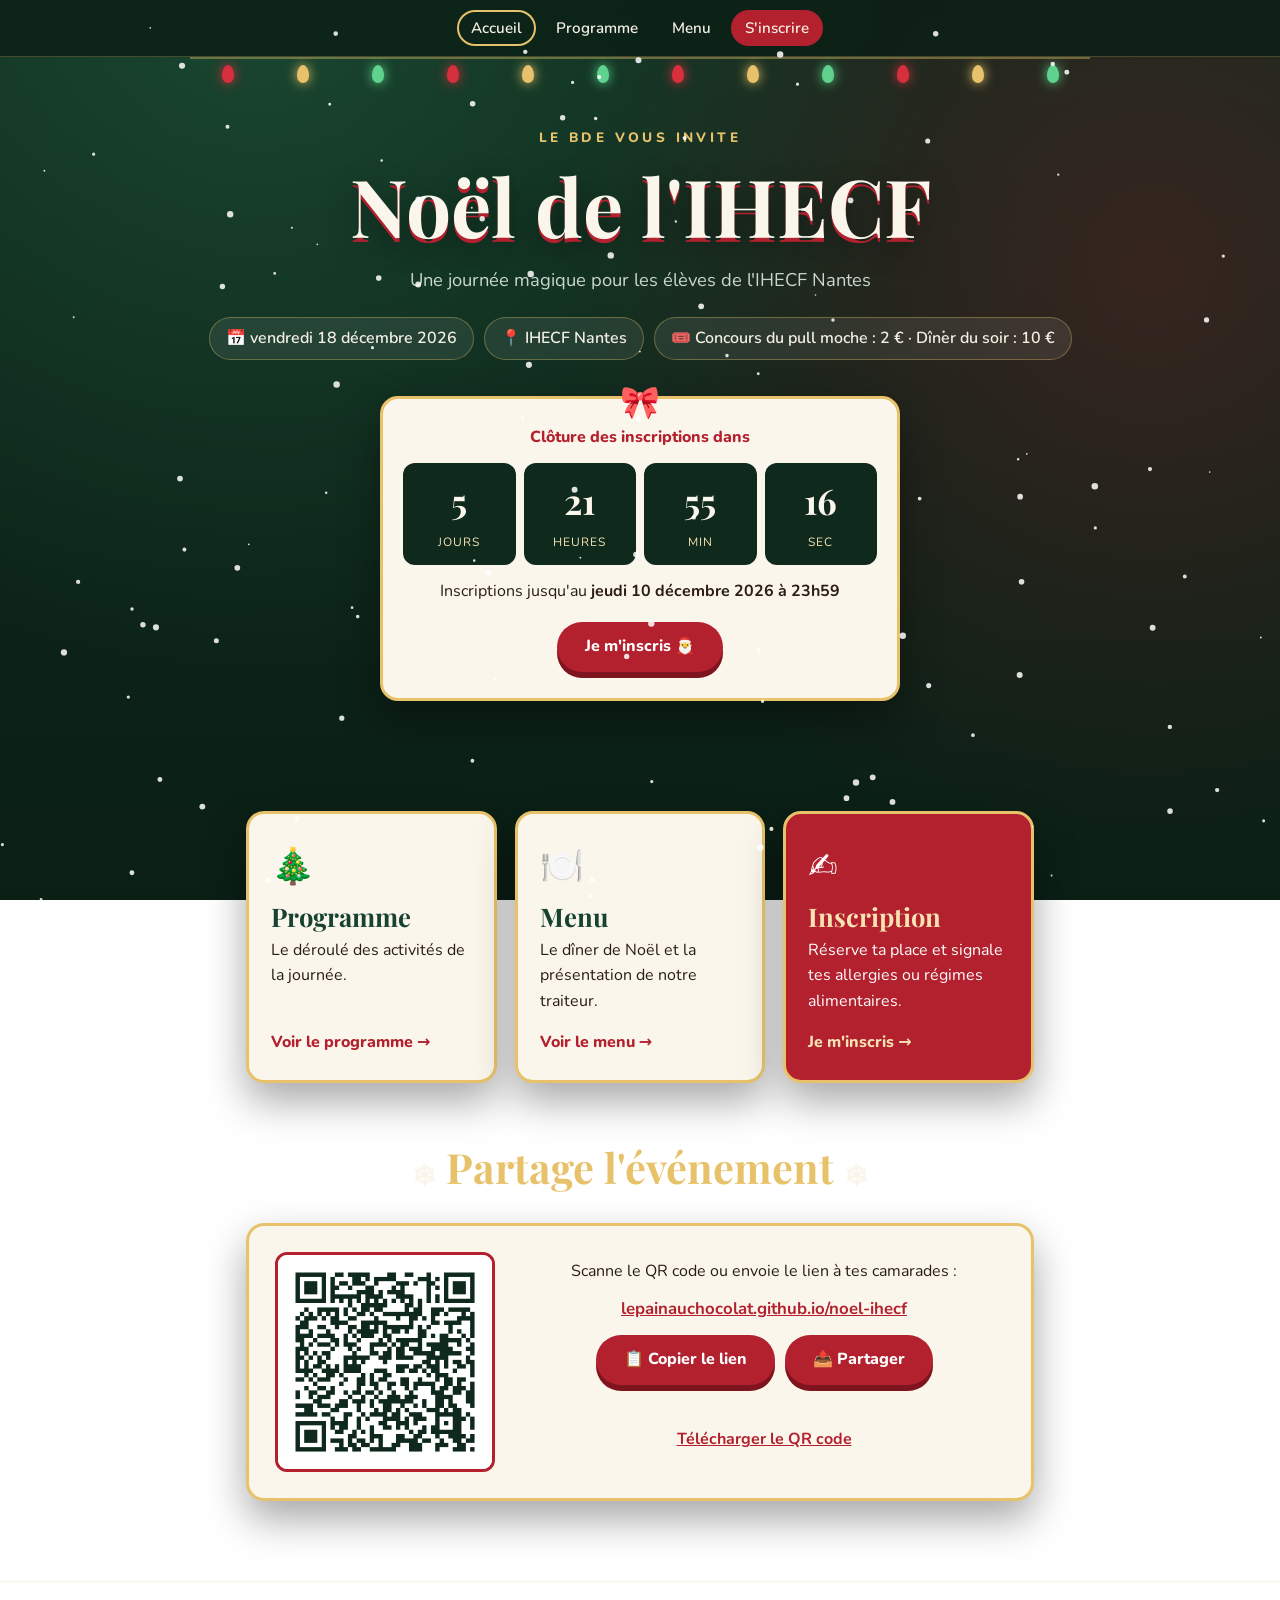
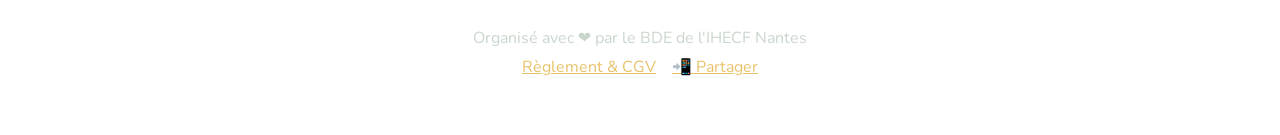
<file: index.html>
<!doctype html>
<html lang="fr">
<head>
  <meta charset="utf-8">
  <meta name="viewport" content="width=device-width, initial-scale=1">
  <meta name="robots" content="noindex, nofollow">
  <title>Noël de l'IHECF</title>
  <meta name="description" content="Programme, menu et inscription à la journée de Noël des élèves de l'IHECF Nantes.">
  <meta name="theme-color" content="#0f2a1d">
  <link rel="icon" href="data:image/svg+xml,<svg xmlns='http://www.w3.org/2000/svg' viewBox='0 0 100 100'><text y='.9em' font-size='90'>🎄</text></svg>">
  <link rel="preconnect" href="https://fonts.googleapis.com">
  <link rel="preconnect" href="https://fonts.gstatic.com" crossorigin>
  <link href="https://fonts.googleapis.com/css2?family=Playfair+Display:ital,wght@0,600;0,800;1,600&family=Nunito:wght@400;600;800&display=swap" rel="stylesheet">
  <link rel="stylesheet" href="css/style.css?v=202611181500">
</head>
<body data-page="accueil">
  <canvas id="snow" aria-hidden="true"></canvas>

  <nav class="nav">
    <a href="index.html" data-nav="accueil">Accueil</a>
    <a href="programme.html" data-nav="programme">Programme</a>
    <a href="menu.html" data-nav="menu">Menu</a>
    <a href="inscription.html" data-nav="inscription" class="nav-cta">S'inscrire</a>
  </nav>

  <header class="hero">
    <div class="garland" aria-hidden="true">
      <span></span><span></span><span></span><span></span><span></span><span></span><span></span><span></span><span></span><span></span><span></span><span></span>
    </div>
    <p class="hero-kicker">Le BDE vous invite</p>
    <h1 data-bind="nomEvenement">Noël de l'IHECF</h1>
    <p class="hero-sub" data-bind="sousTitre"></p>
    <div class="hero-meta">
      <span class="pill">📅 <span data-bind="dateEvenement"></span></span>
      <span class="pill">📍 <span data-bind="lieu"></span></span>
      <span class="pill">🎟️ <span data-bind="prix"></span></span>
    </div>

    <div class="countdown-card">
      <p class="countdown-label" id="countdown-label">Clôture des inscriptions dans</p>
      <div class="countdown" id="countdown">
        <div><strong data-cd="j">--</strong><span>jours</span></div>
        <div><strong data-cd="h">--</strong><span>heures</span></div>
        <div><strong data-cd="m">--</strong><span>min</span></div>
        <div><strong data-cd="s">--</strong><span>sec</span></div>
      </div>
      <p class="deadline">Inscriptions jusqu'au <strong data-bind="dateLimiteInscription"></strong></p>
      <a href="inscription.html" class="btn" data-signup>Je m'inscris 🎅</a>
    </div>
  </header>

  <main class="section">
    <div class="cards">
      <a class="card" href="programme.html">
        <span class="card-icon" aria-hidden="true">🎄</span>
        <h2>Programme</h2>
        <p>Le déroulé des activités de la journée.</p>
        <span class="card-link">Voir le programme →</span>
      </a>
      <a class="card" href="menu.html">
        <span class="card-icon" aria-hidden="true">🍽️</span>
        <h2>Menu</h2>
        <p>Le dîner de Noël et la présentation de notre traiteur.</p>
        <span class="card-link">Voir le menu →</span>
      </a>
      <a class="card card-red" href="inscription.html" data-signup>
        <span class="card-icon" aria-hidden="true">✍️</span>
        <h2>Inscription</h2>
        <p>Réserve ta place et signale tes allergies ou régimes alimentaires.</p>
        <span class="card-link">Je m'inscris →</span>
      </a>
    </div>

    <section id="partager" class="share">
      <h2><span aria-hidden="true">❄</span> Partage l'événement <span aria-hidden="true">❄</span></h2>
      <div class="share-card">
        <img src="images/qrcode.png" alt="QR code vers le site de l'événement" width="220" height="220">
        <div class="share-body">
          <p>Scanne le QR code ou envoie le lien à tes camarades :</p>
          <p class="share-url"><a id="share-url" href="#"></a></p>
          <div class="share-actions">
            <button type="button" class="btn" id="copy-link">📋 Copier le lien</button>
            <button type="button" class="btn" id="native-share" hidden>📤 Partager</button>
          </div>
          <p class="share-feedback" id="share-feedback" role="status"></p>
          <p><a href="images/qrcode.png" download="qrcode-noel-ihecf.png">Télécharger le QR code</a></p>
        </div>
      </div>
    </section>
  </main>

  <footer class="footer">
    <p>Organisé avec ❤️ par le BDE de l'IHECF Nantes</p>
    <p class="footer-links"><a href="reglement.html">Règlement &amp; CGV</a><a href="index.html#partager">📲 Partager</a><span id="contact-links"></span></p>
  </footer>

  <script src="js/config.js?v=202611181500"></script>
  <script src="js/main.js?v=202611181500"></script>
</body>
</html>
</file>
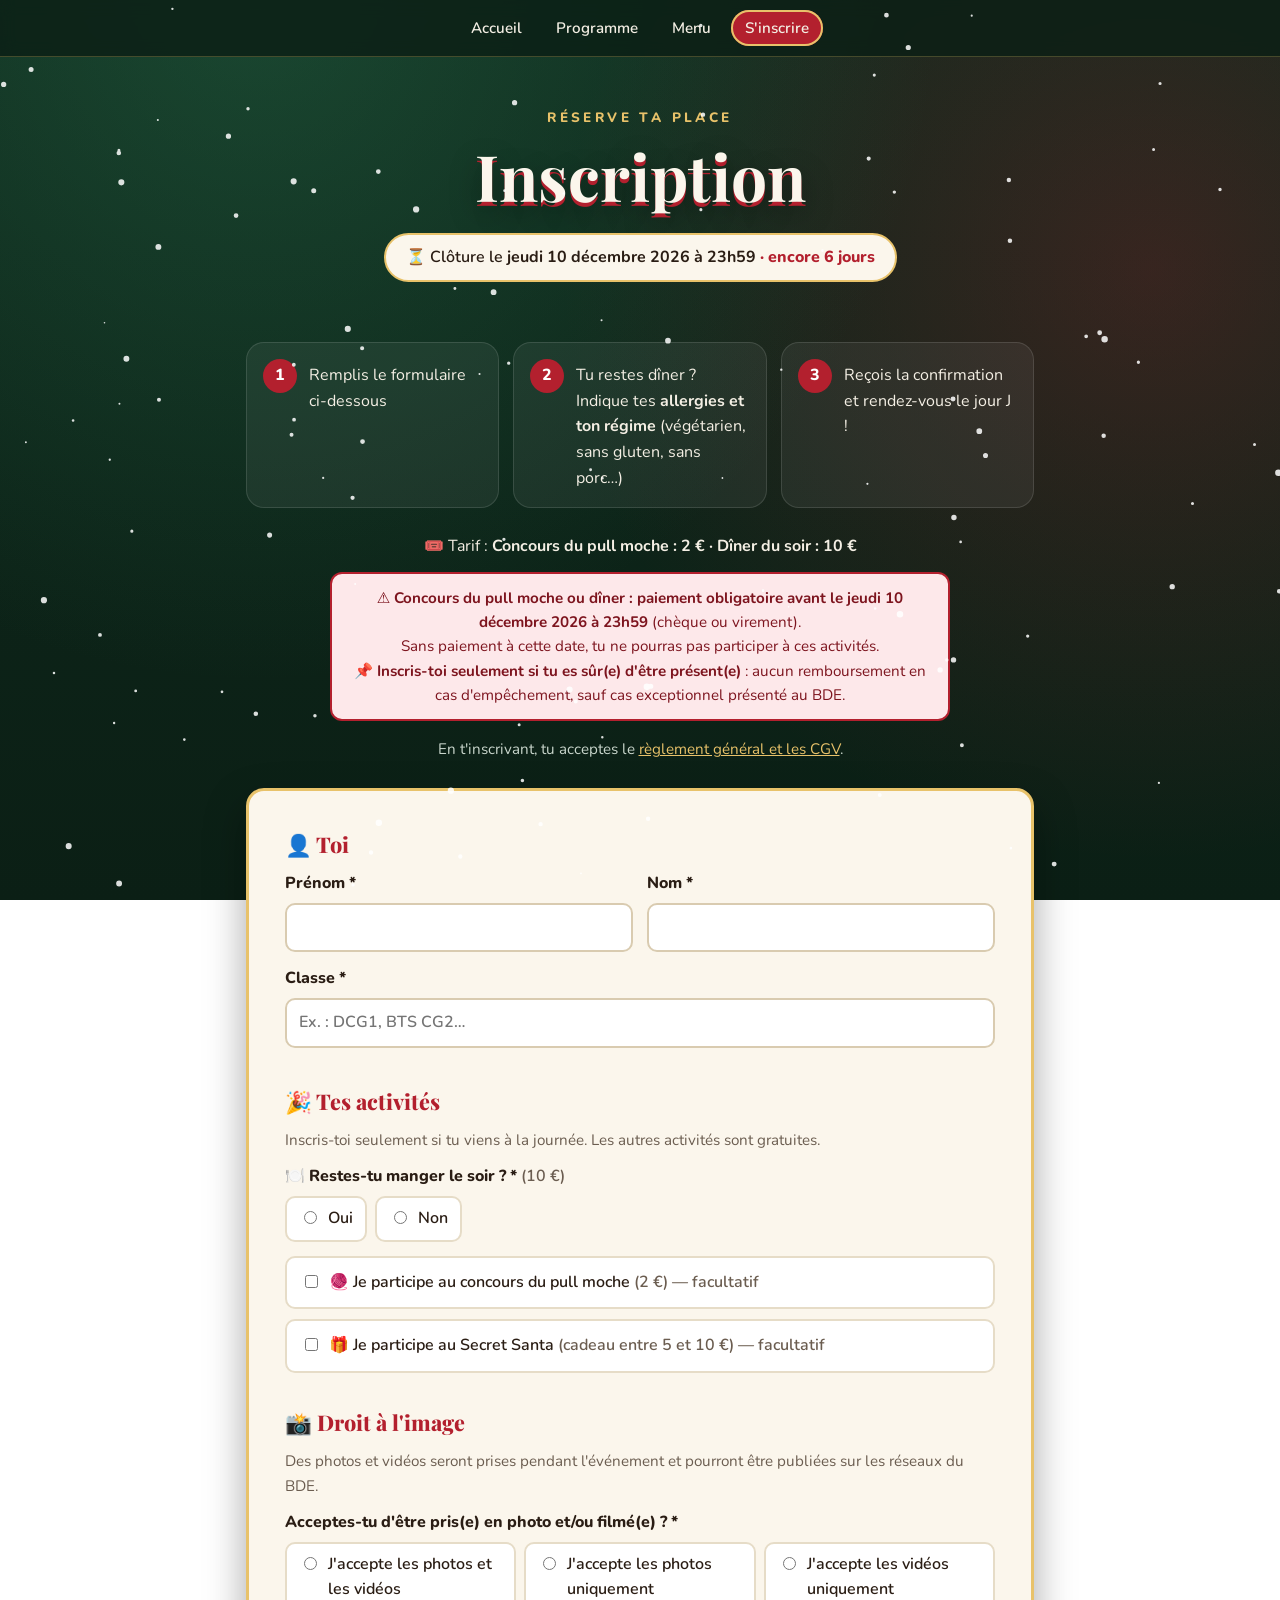
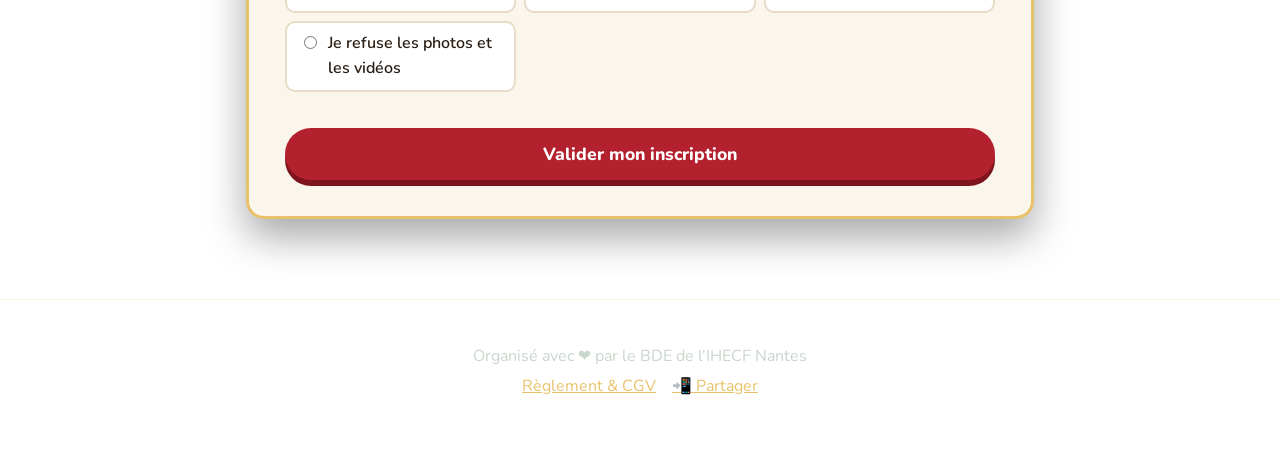
<file: inscription.html>
<!doctype html>
<html lang="fr">
<head>
  <meta charset="utf-8">
  <meta name="viewport" content="width=device-width, initial-scale=1">
  <meta name="robots" content="noindex, nofollow">
  <title>Inscription · Noël IHECF</title>
  <meta name="description" content="Inscription à la journée et au dîner de Noël de l'IHECF Nantes.">
  <meta name="theme-color" content="#0f2a1d">
  <link rel="icon" href="data:image/svg+xml,<svg xmlns='http://www.w3.org/2000/svg' viewBox='0 0 100 100'><text y='.9em' font-size='90'>🎄</text></svg>">
  <link rel="preconnect" href="https://fonts.googleapis.com">
  <link rel="preconnect" href="https://fonts.gstatic.com" crossorigin>
  <link href="https://fonts.googleapis.com/css2?family=Playfair+Display:ital,wght@0,600;0,800;1,600&family=Nunito:wght@400;600;800&display=swap" rel="stylesheet">
  <link rel="stylesheet" href="css/style.css?v=202611181500">
</head>
<body data-page="inscription">
  <canvas id="snow" aria-hidden="true"></canvas>

  <nav class="nav">
    <a href="index.html" data-nav="accueil">Accueil</a>
    <a href="programme.html" data-nav="programme">Programme</a>
    <a href="menu.html" data-nav="menu">Menu</a>
    <a href="inscription.html" data-nav="inscription" class="nav-cta">S'inscrire</a>
  </nav>

  <header class="page-head">
    <p class="hero-kicker">Réserve ta place</p>
    <h1>Inscription</h1>
    <p class="deadline-banner" id="deadline-banner">
      ⏳ Clôture le <strong data-bind="dateLimiteInscription"></strong>
      <span class="deadline-left" id="deadline-left"></span>
    </p>
  </header>

  <main class="section">
    <div class="steps">
      <div class="step"><span>1</span><p>Remplis le formulaire ci-dessous</p></div>
      <div class="step"><span>2</span><p>Tu restes dîner ? Indique tes <strong>allergies et ton régime</strong> (végétarien, sans gluten, sans porc…)</p></div>
      <div class="step"><span>3</span><p>Reçois la confirmation et rendez-vous le jour J !</p></div>
    </div>

    <p class="lead">🎟️ Tarif : <strong data-bind="prix"></strong></p>
    <p class="pay-warning">⚠️ <strong>Concours du pull moche ou dîner : paiement obligatoire avant le <span data-bind="dateLimitePaiement"></span></strong> (chèque ou virement).<br>Sans paiement à cette date, tu ne pourras pas participer à ces activités.<br>📌 <strong>Inscris-toi seulement si tu es sûr(e) d'être présent(e)</strong> : aucun remboursement en cas d'empêchement, sauf cas exceptionnel présenté au BDE.</p>
    <p class="lead small">
      En t'inscrivant, tu acceptes le <a href="reglement.html">règlement général et les CGV</a>.
    </p>

    <div id="form-site" class="form-wrap" hidden>
      <form id="signup-form" class="signup" novalidate>
        <fieldset>
          <legend>👤 Toi</legend>
          <div class="field-row">
            <label class="field">Prénom *<input name="prenom" required maxlength="60" autocomplete="given-name"></label>
            <label class="field">Nom *<input name="nom" required maxlength="60" autocomplete="family-name"></label>
          </div>
          <label class="field">Classe *<input name="classe" required maxlength="40" placeholder="Ex. : DCG1, BTS CG2…"></label>
        </fieldset>

        <fieldset>
          <legend>🎉 Tes activités</legend>
          <p class="hint">Inscris-toi seulement si tu viens à la journée. Les autres activités sont gratuites.</p>

          <div class="field">
            <span class="q">🍽️ Restes-tu manger le soir ? * <em data-price="diner"></em></span>
            <div class="choices">
              <label class="choice"><input type="radio" name="diner" value="Oui"> Oui</label>
              <label class="choice"><input type="radio" name="diner" value="Non"> Non</label>
            </div>
          </div>

          <div id="diet-block" class="sub" hidden>
            <div class="field" id="allergies-field">
              <span class="q">Allergies alimentaires * <small>(plusieurs réponses possibles)</small></span>
              <div class="choices grid" id="allergies-list"></div>
              <input class="other" name="allergies_autre" maxlength="200" placeholder="Autre allergie ou intolérance (facultatif)">
            </div>
            <div class="field" id="regimes-field">
              <span class="q">Régime alimentaire * <small>(plusieurs réponses possibles)</small></span>
              <div class="choices grid" id="regimes-list"></div>
              <input class="other" name="regime_autre" maxlength="200" placeholder="Autre régime (facultatif)">
            </div>
          </div>

          <label class="choice big"><input type="checkbox" name="pull" value="Oui"> <span>🧶 Je participe au concours du pull moche <em data-price="pull"></em> <em>— facultatif</em></span></label>
          <label class="choice big"><input type="checkbox" name="santa" value="Oui"> <span>🎁 Je participe au Secret Santa <em>(cadeau entre 5 et 10 €) — facultatif</em></span></label>
        </fieldset>

        <fieldset id="image-field">
          <legend>📸 Droit à l'image</legend>
          <p class="hint">Des photos et vidéos seront prises pendant l'événement et pourront être publiées sur les réseaux du BDE.</p>
          <div class="field">
            <span class="q">Acceptes-tu d'être pris(e) en photo et/ou filmé(e) ? *</span>
            <div class="choices grid">
              <label class="choice"><input type="radio" name="image" value="J&#39;accepte les photos et les vidéos"> <span>J'accepte les photos et les vidéos</span></label>
              <label class="choice"><input type="radio" name="image" value="J&#39;accepte les photos uniquement"> <span>J'accepte les photos uniquement</span></label>
              <label class="choice"><input type="radio" name="image" value="J&#39;accepte les vidéos uniquement"> <span>J'accepte les vidéos uniquement</span></label>
              <label class="choice"><input type="radio" name="image" value="Je refuse les photos et les vidéos"> <span>Je refuse les photos et les vidéos</span></label>
            </div>
          </div>
        </fieldset>

        <fieldset id="pay-block" hidden>
          <legend>💳 Paiement</legend>
          <p class="total">Total à payer : <strong id="total"></strong></p>
          <div class="field">
            <span class="q">Moyen de paiement *</span>
            <div class="choices">
              <label class="choice"><input type="radio" name="paiement" value="Chèque"> Chèque</label>
              <label class="choice"><input type="radio" name="paiement" value="Virement"> Virement</label>
            </div>
          </div>
        </fieldset>

        <input type="text" name="website" class="hp" tabindex="-1" autocomplete="off" aria-hidden="true">
        <p id="form-error" class="form-error" role="alert" hidden></p>
        <button class="btn" type="submit" id="submit-btn">Valider mon inscription</button>
      </form>

      <div id="signup-ok" class="signup-ok" hidden>
        <p class="big-emoji">🎄</p>
        <h2>Inscription enregistrée !</h2>
        <p id="signup-ok-text"></p>
      </div>
    </div>

    <div id="form-open" class="form-wrap" hidden>
      <iframe id="gform" title="Formulaire d'inscription" loading="lazy">Chargement…</iframe>
      <p class="form-fallback">
        Le formulaire ne s'affiche pas ? <a id="form-link" href="#" target="_blank" rel="noopener">Ouvre-le dans un nouvel onglet</a>.
      </p>
    </div>

    <div id="form-missing" class="notice" hidden>
      🛠️ Le formulaire d'inscription arrive très bientôt !
    </div>

    <div id="form-closed" class="notice" hidden>
      ⛄ Les inscriptions sont <strong>closes</strong>. Merci à tous, on se voit le jour J !
    </div>
  </main>

  <footer class="footer">
    <p>Organisé avec ❤️ par le BDE de l'IHECF Nantes</p>
    <p class="footer-links"><a href="reglement.html">Règlement &amp; CGV</a><a href="index.html#partager">📲 Partager</a><span id="contact-links"></span></p>
  </footer>

  <script src="js/config.js?v=202611181500"></script>
  <script src="js/main.js?v=202611181500"></script>
</body>
</html>
</file>
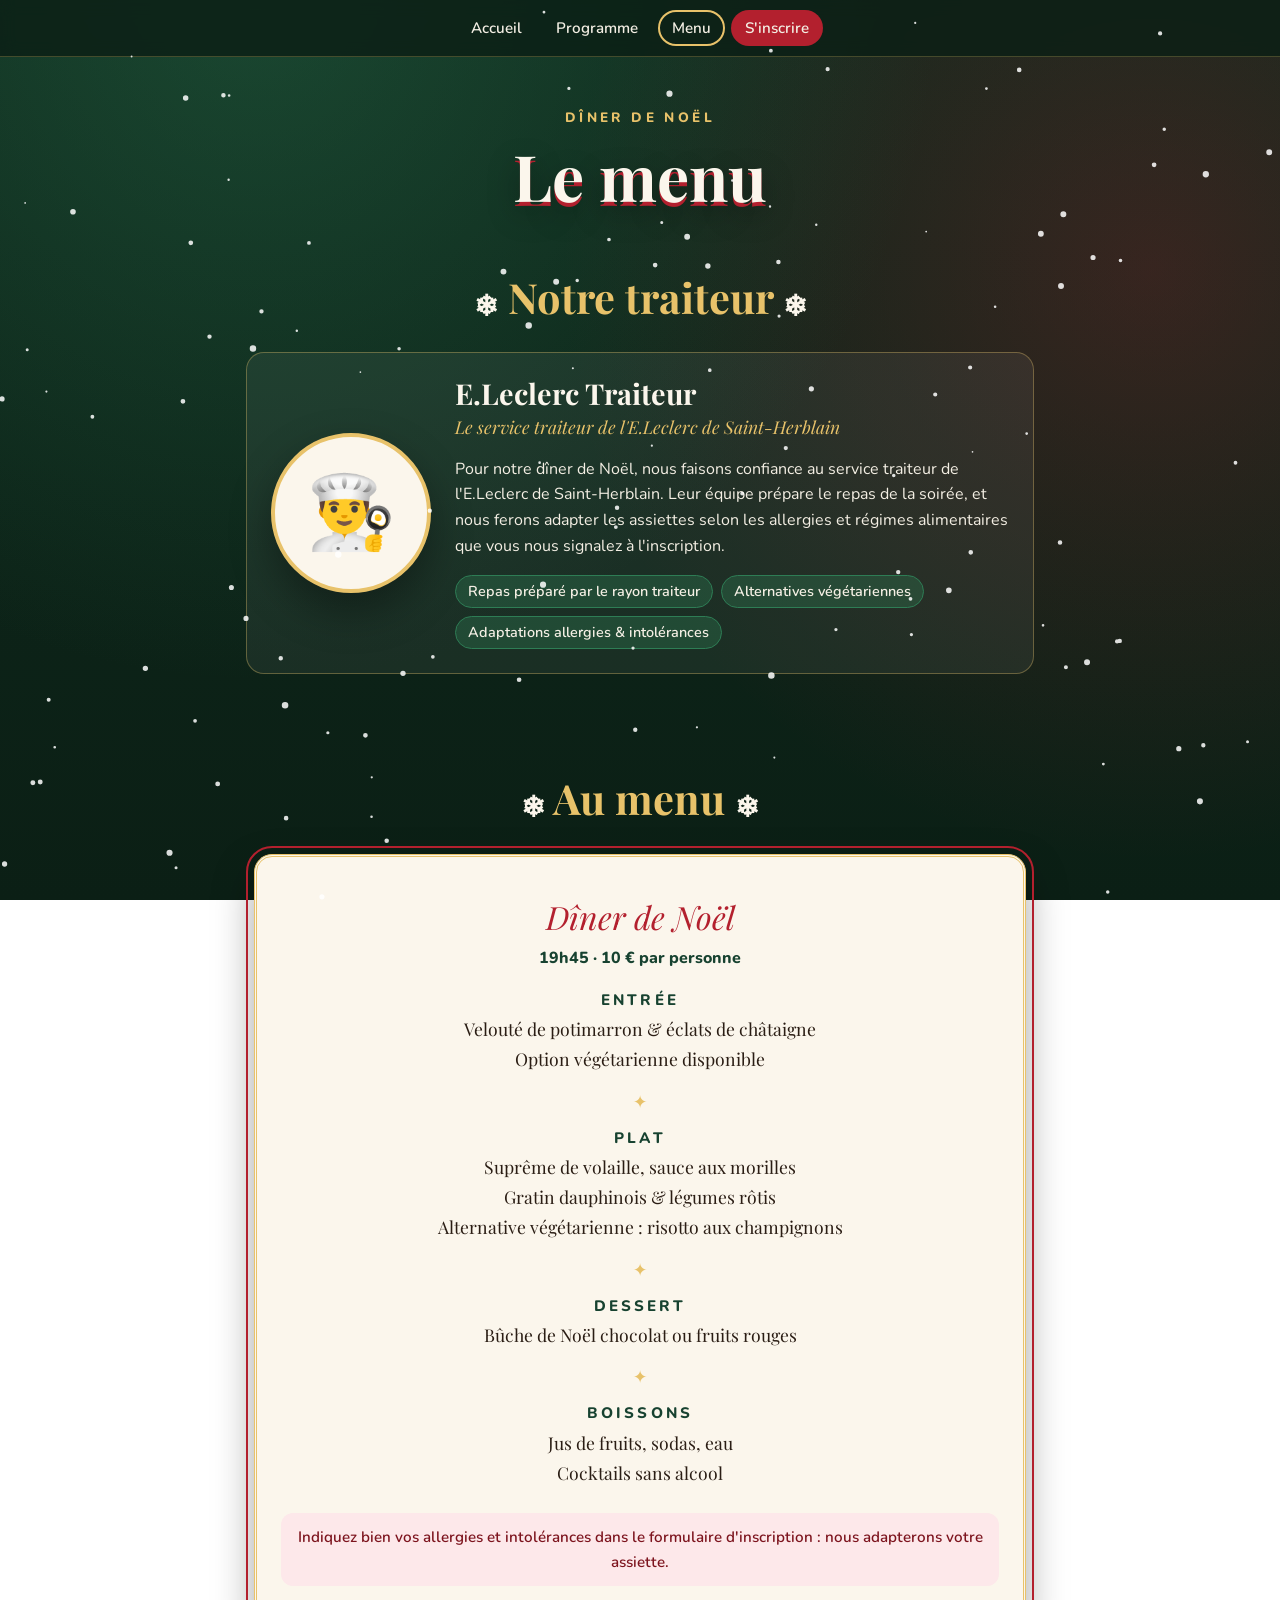
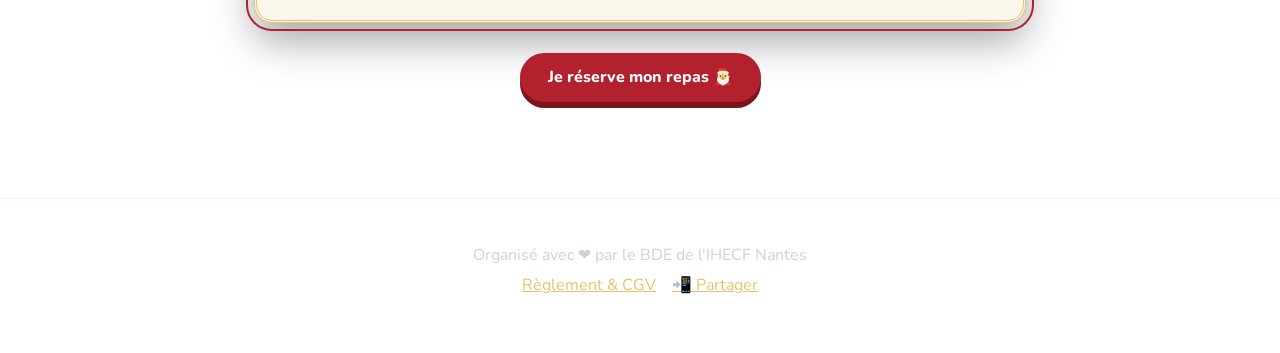
<file: menu.html>
<!doctype html>
<html lang="fr">
<head>
  <meta charset="utf-8">
  <meta name="viewport" content="width=device-width, initial-scale=1">
  <meta name="robots" content="noindex, nofollow">
  <title>Menu · Noël IHECF</title>
  <meta name="description" content="Menu du dîner de Noël de l'IHECF Nantes et présentation du traiteur.">
  <meta name="theme-color" content="#0f2a1d">
  <link rel="icon" href="data:image/svg+xml,<svg xmlns='http://www.w3.org/2000/svg' viewBox='0 0 100 100'><text y='.9em' font-size='90'>🎄</text></svg>">
  <link rel="preconnect" href="https://fonts.googleapis.com">
  <link rel="preconnect" href="https://fonts.gstatic.com" crossorigin>
  <link href="https://fonts.googleapis.com/css2?family=Playfair+Display:ital,wght@0,600;0,800;1,600&family=Nunito:wght@400;600;800&display=swap" rel="stylesheet">
  <link rel="stylesheet" href="css/style.css?v=202611181500">
</head>
<body data-page="menu">
  <canvas id="snow" aria-hidden="true"></canvas>

  <nav class="nav">
    <a href="index.html" data-nav="accueil">Accueil</a>
    <a href="programme.html" data-nav="programme">Programme</a>
    <a href="menu.html" data-nav="menu">Menu</a>
    <a href="inscription.html" data-nav="inscription" class="nav-cta">S'inscrire</a>
  </nav>

  <header class="page-head">
    <p class="hero-kicker">Dîner de Noël</p>
    <h1>Le menu</h1>
  </header>

  <main>
    <!-- Traiteur -->
    <section class="section">
      <h2><span aria-hidden="true">❄</span> Notre traiteur <span aria-hidden="true">❄</span></h2>
      <div class="caterer">
        <div class="caterer-photo" id="caterer-photo" aria-hidden="true">👨‍🍳</div>
        <div class="caterer-body">
          <h3 id="caterer-name"></h3>
          <p class="caterer-slogan" id="caterer-slogan"></p>
          <p id="caterer-desc"></p>
          <ul class="caterer-points" id="caterer-points"></ul>
          <p class="caterer-links" id="caterer-links"></p>
        </div>
      </div>
    </section>

    <!-- Menu -->
    <section class="section">
      <h2><span aria-hidden="true">❄</span> Au menu <span aria-hidden="true">❄</span></h2>
      <div class="menu-card">
        <div class="menu-head">
          <p class="menu-title">Dîner de Noël</p>
          <p class="menu-info" id="menu-info"></p>
        </div>
        <div id="menu-sections"></div>
        <p class="menu-note" id="menu-note"></p>
      </div>
      <p class="center-actions">
        <a href="inscription.html" class="btn" data-signup>Je réserve mon repas 🎅</a>
      </p>
    </section>
  </main>

  <footer class="footer">
    <p>Organisé avec ❤️ par le BDE de l'IHECF Nantes</p>
    <p class="footer-links"><a href="reglement.html">Règlement &amp; CGV</a><a href="index.html#partager">📲 Partager</a><span id="contact-links"></span></p>
  </footer>

  <script src="js/config.js?v=202611181500"></script>
  <script src="js/main.js?v=202611181500"></script>
</body>
</html>
</file>
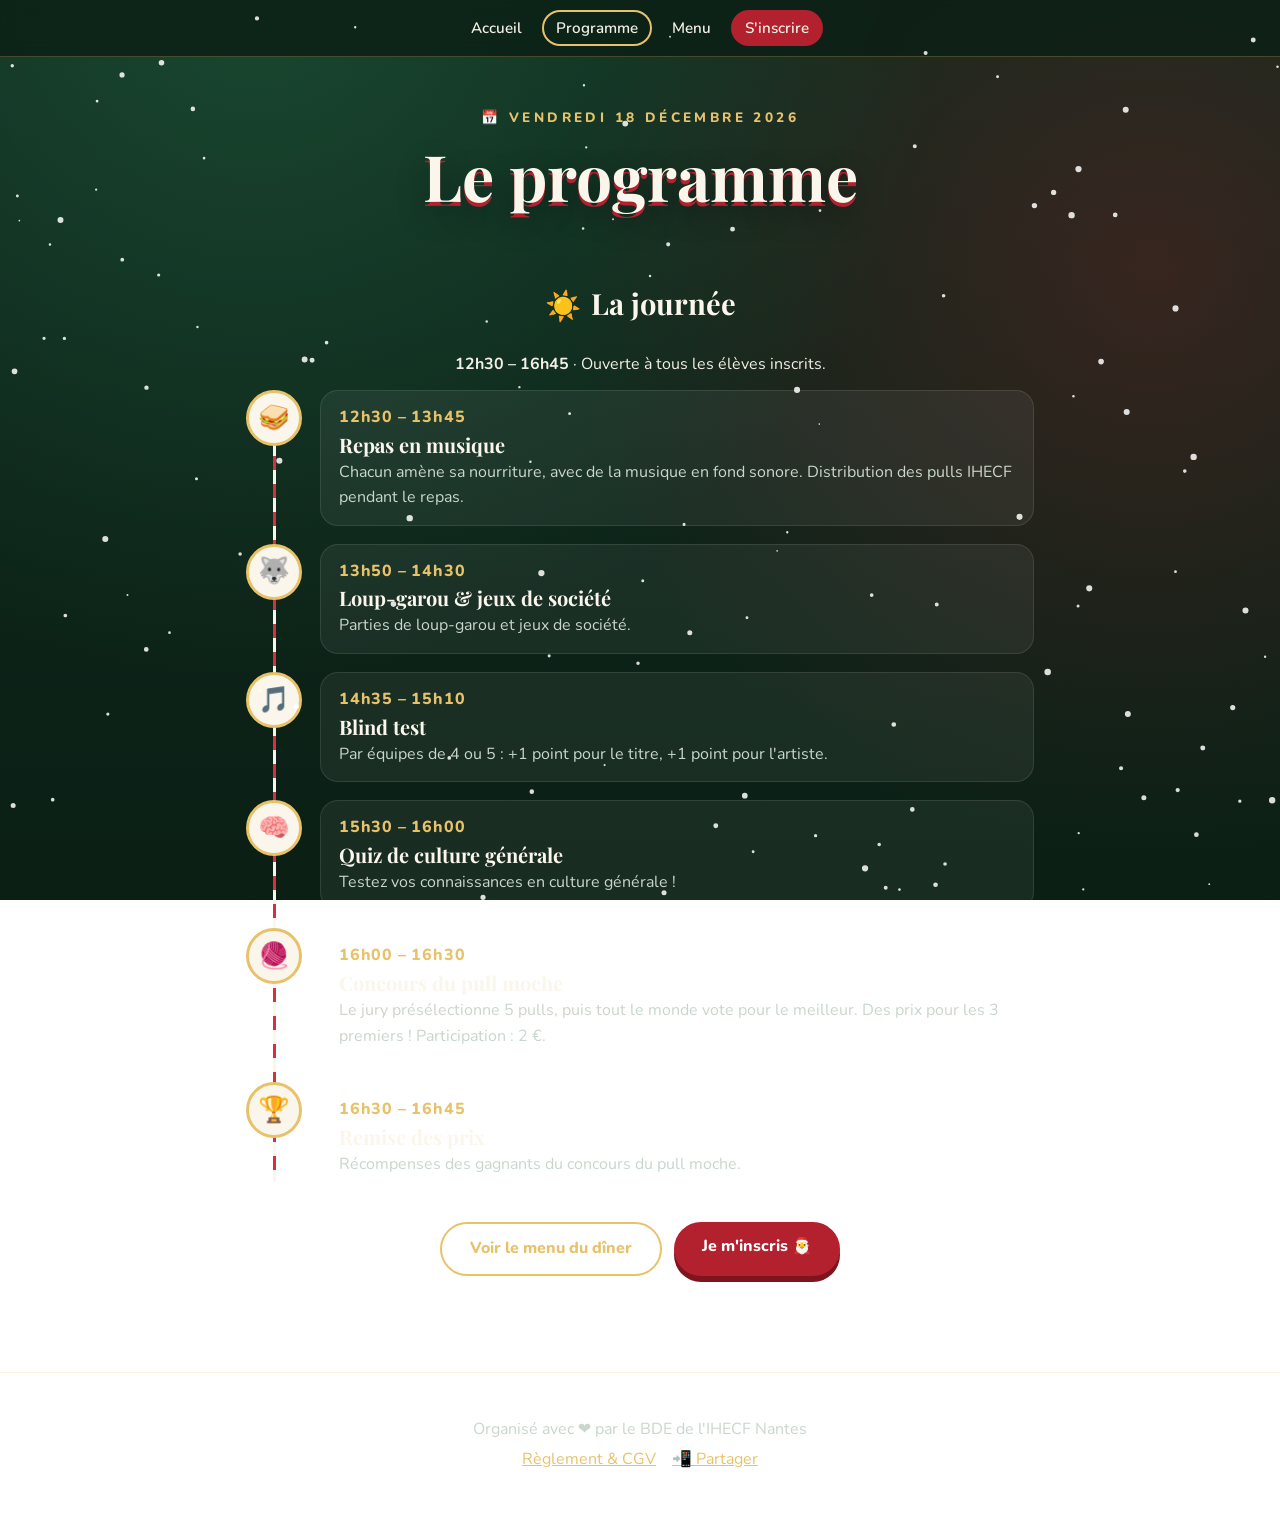
<file: programme.html>
<!doctype html>
<html lang="fr">
<head>
  <meta charset="utf-8">
  <meta name="viewport" content="width=device-width, initial-scale=1">
  <meta name="robots" content="noindex, nofollow">
  <title>Programme · Noël IHECF</title>
  <meta name="description" content="Programme de la journée de Noël de l'IHECF Nantes.">
  <meta name="theme-color" content="#0f2a1d">
  <link rel="icon" href="data:image/svg+xml,<svg xmlns='http://www.w3.org/2000/svg' viewBox='0 0 100 100'><text y='.9em' font-size='90'>🎄</text></svg>">
  <link rel="preconnect" href="https://fonts.googleapis.com">
  <link rel="preconnect" href="https://fonts.gstatic.com" crossorigin>
  <link href="https://fonts.googleapis.com/css2?family=Playfair+Display:ital,wght@0,600;0,800;1,600&family=Nunito:wght@400;600;800&display=swap" rel="stylesheet">
  <link rel="stylesheet" href="css/style.css?v=202611181500">
</head>
<body data-page="programme">
  <canvas id="snow" aria-hidden="true"></canvas>

  <nav class="nav">
    <a href="index.html" data-nav="accueil">Accueil</a>
    <a href="programme.html" data-nav="programme">Programme</a>
    <a href="menu.html" data-nav="menu">Menu</a>
    <a href="inscription.html" data-nav="inscription" class="nav-cta">S'inscrire</a>
  </nav>

  <header class="page-head">
    <p class="hero-kicker">📅 <span data-bind="dateEvenement"></span></p>
    <h1>Le programme</h1>
  </header>

  <main>
    <section id="journee" class="section">
      <h2><span aria-hidden="true">☀️</span> <span data-prog="journee.titre"></span></h2>
      <p class="lead"><strong data-prog="journee.horaires"></strong> · <span data-prog="journee.intro"></span></p>
      <ol class="timeline" data-timeline="journee"></ol>
      <p class="center-actions">
        <a href="menu.html" class="btn btn-ghost">Voir le menu du dîner</a>
        <a href="inscription.html" class="btn" data-signup>Je m'inscris 🎅</a>
      </p>
    </section>

  </main>

  <footer class="footer">
    <p>Organisé avec ❤️ par le BDE de l'IHECF Nantes</p>
    <p class="footer-links"><a href="reglement.html">Règlement &amp; CGV</a><a href="index.html#partager">📲 Partager</a><span id="contact-links"></span></p>
  </footer>

  <script src="js/config.js?v=202611181500"></script>
  <script src="js/main.js?v=202611181500"></script>
</body>
</html>
</file>
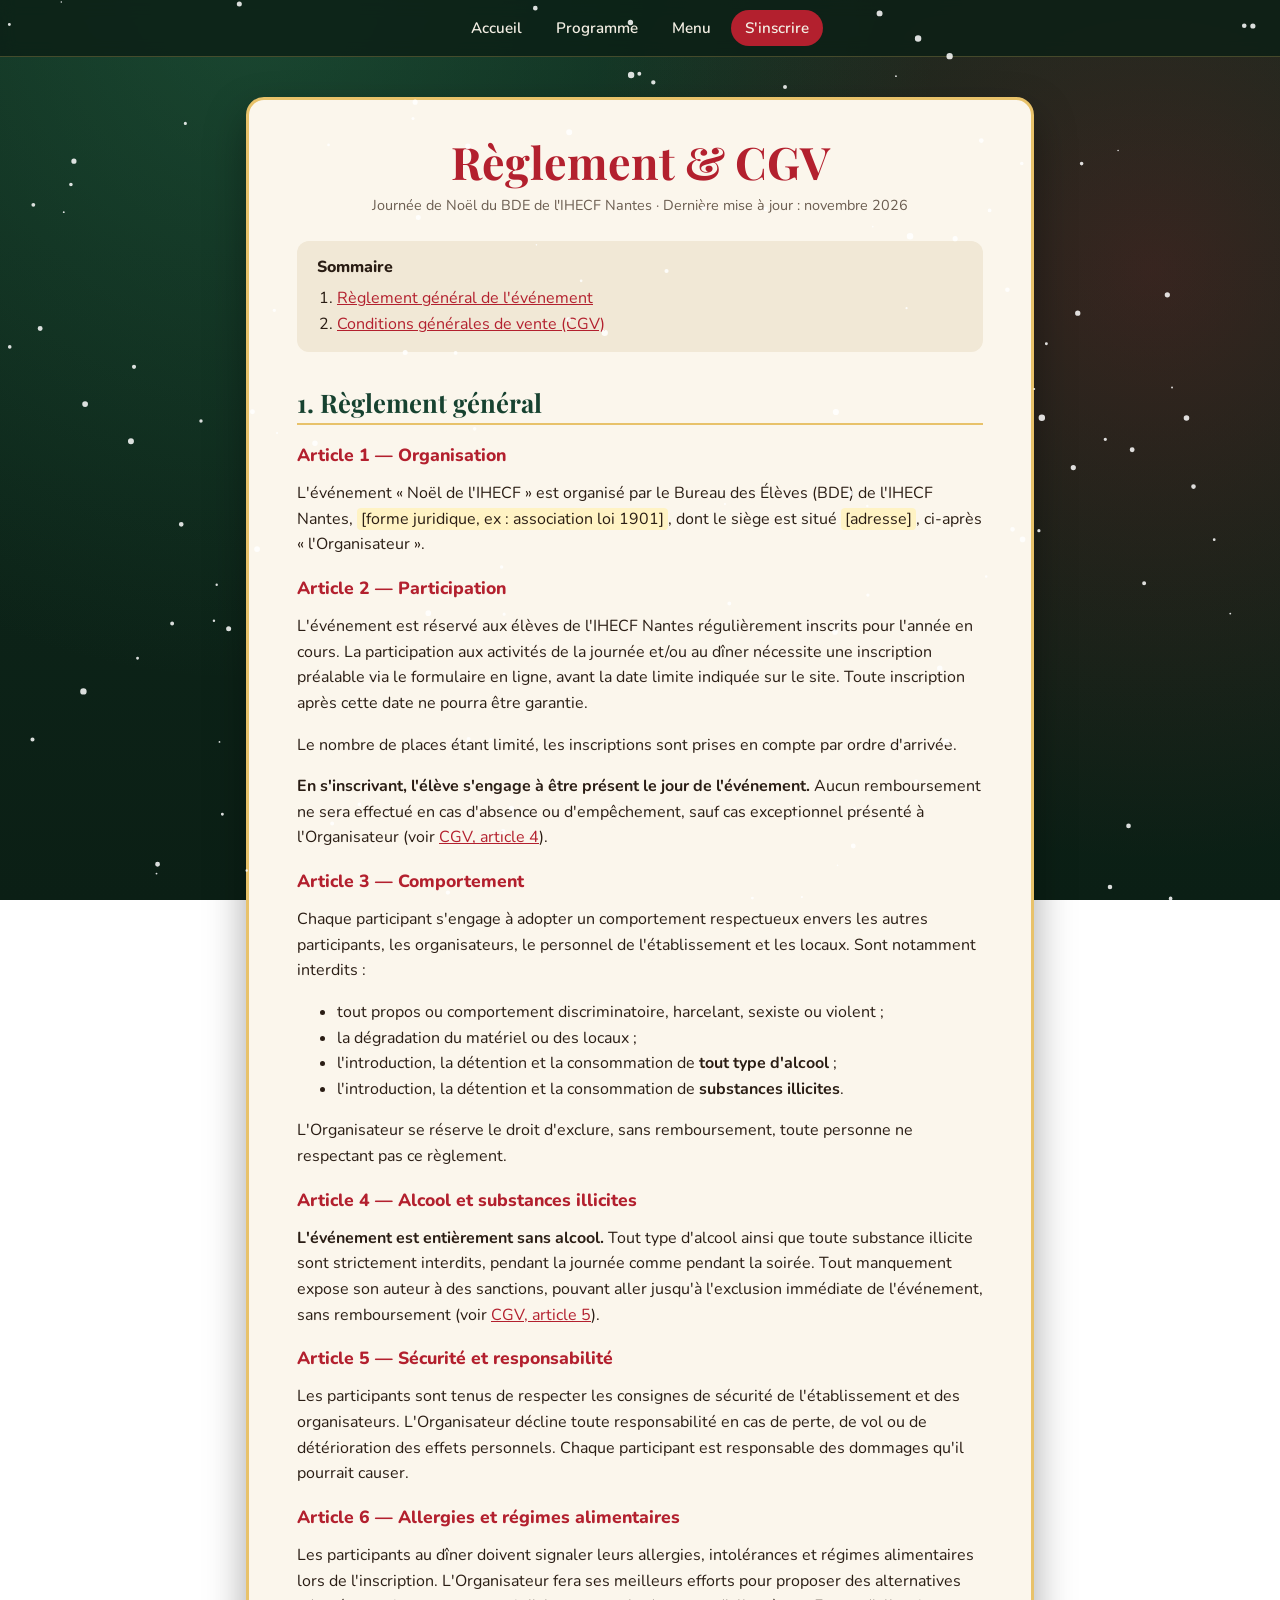
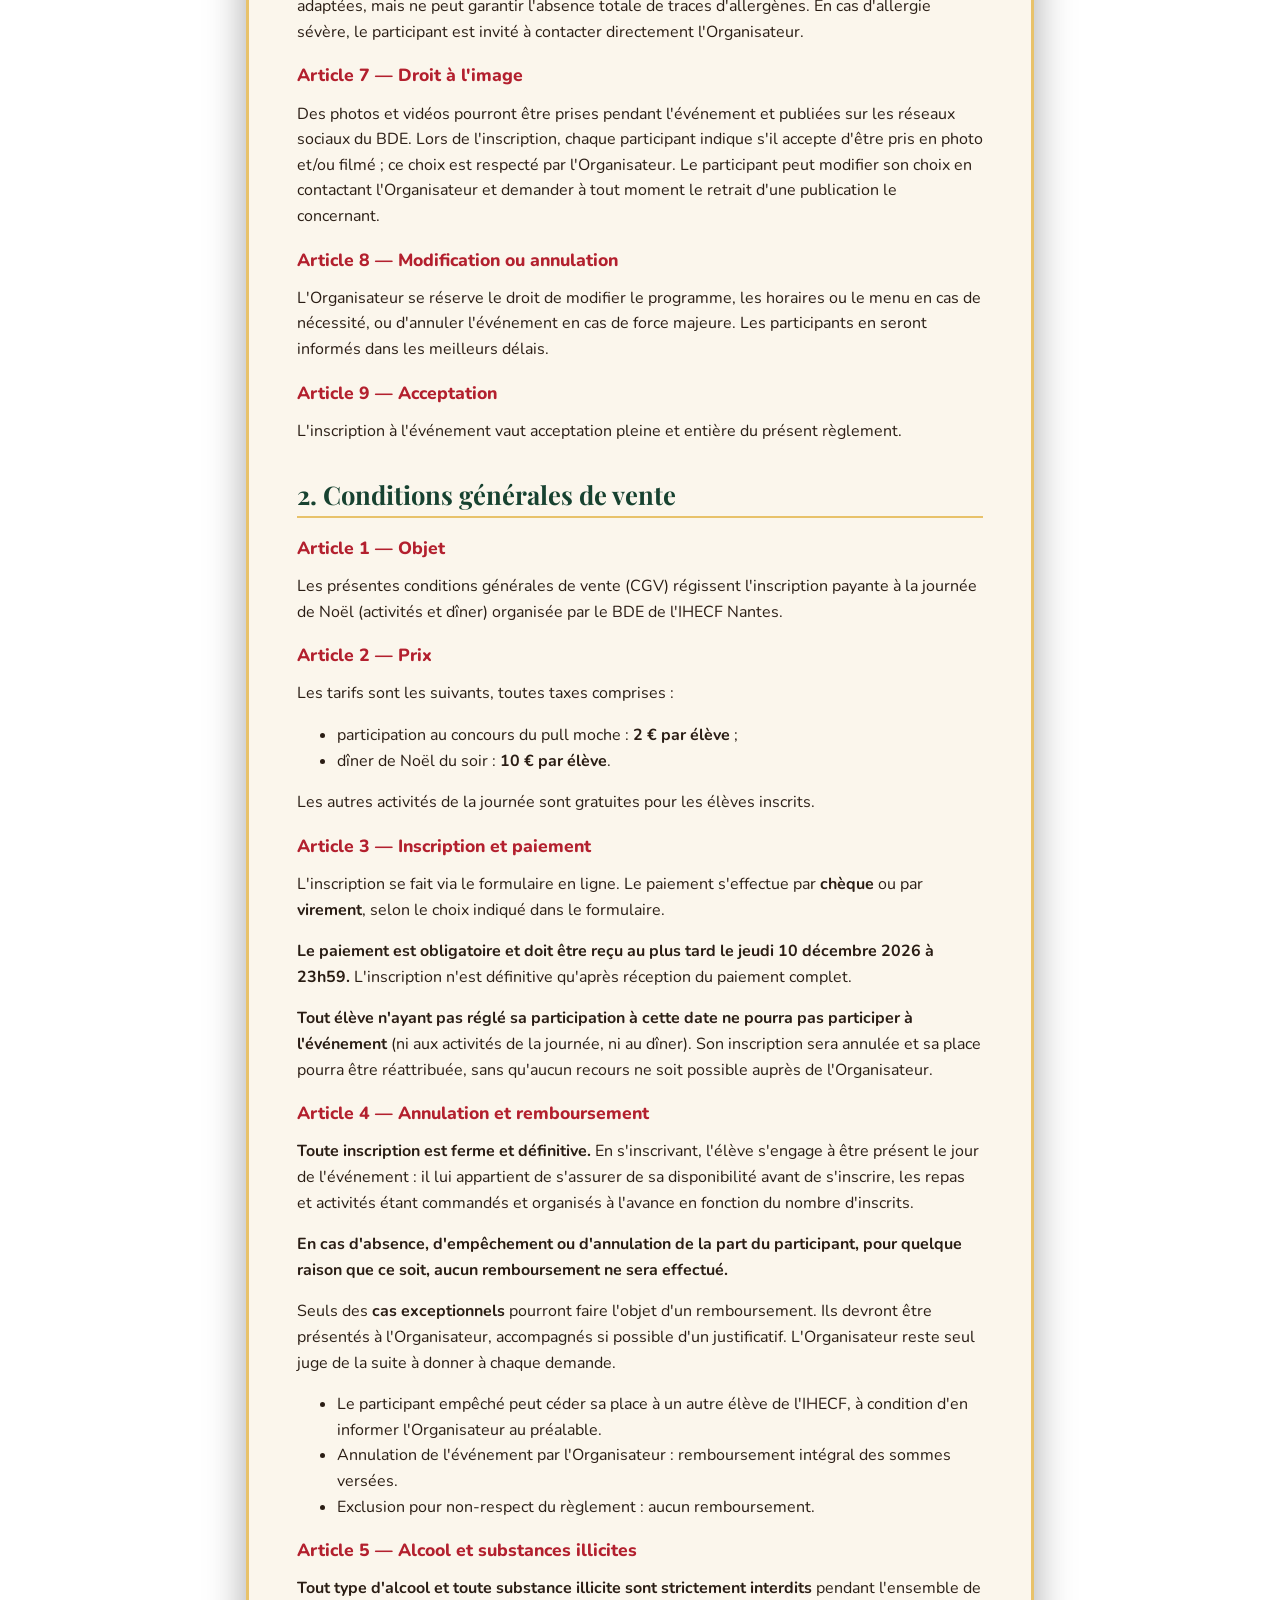
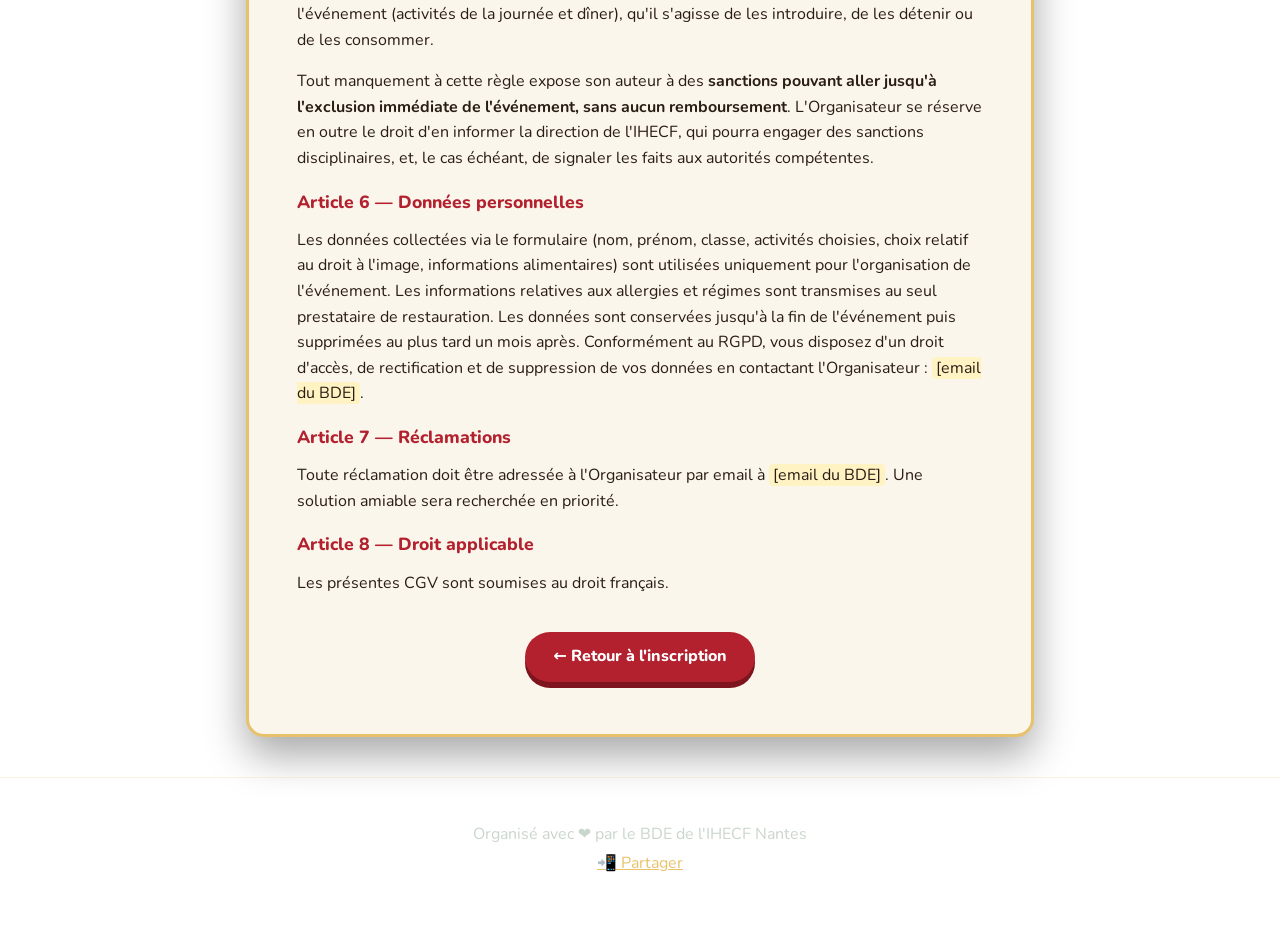
<file: reglement.html>
<!doctype html>
<html lang="fr">
<head>
  <meta charset="utf-8">
  <meta name="viewport" content="width=device-width, initial-scale=1">
  <meta name="robots" content="noindex, nofollow">
  <title>Règlement & CGV</title>
  <meta name="description" content="Règlement général et conditions générales de vente de la journée de Noël de l'IHECF Nantes.">
  <meta name="theme-color" content="#0f2a1d">
  <link rel="icon" href="data:image/svg+xml,<svg xmlns='http://www.w3.org/2000/svg' viewBox='0 0 100 100'><text y='.9em' font-size='90'>🎄</text></svg>">
  <link rel="preconnect" href="https://fonts.googleapis.com">
  <link rel="preconnect" href="https://fonts.gstatic.com" crossorigin>
  <link href="https://fonts.googleapis.com/css2?family=Playfair+Display:ital,wght@0,600;0,800;1,600&family=Nunito:wght@400;600;800&display=swap" rel="stylesheet">
  <link rel="stylesheet" href="css/style.css?v=202611181500">
</head>
<body data-page="reglement">
  <canvas id="snow" aria-hidden="true"></canvas>

  <nav class="nav">
    <a href="index.html" data-nav="accueil">Accueil</a>
    <a href="programme.html" data-nav="programme">Programme</a>
    <a href="menu.html" data-nav="menu">Menu</a>
    <a href="inscription.html" data-nav="inscription" class="nav-cta">S'inscrire</a>
  </nav>

  <main class="doc">
    <article class="doc-card">
      <h1>Règlement &amp; CGV</h1>
      <p class="updated">Journée de Noël du BDE de l'IHECF Nantes · Dernière mise à jour : novembre 2026</p>

      <nav class="doc-toc" aria-label="Sommaire">
        <p>Sommaire</p>
        <ol>
          <li><a href="#reglement">Règlement général de l'événement</a></li>
          <li><a href="#cgv">Conditions générales de vente (CGV)</a></li>
        </ol>
      </nav>

      <!-- ================= RÈGLEMENT ================= -->
      <h2 id="reglement">1. Règlement général</h2>

      <h3>Article 1 — Organisation</h3>
      <p>L'événement « Noël de l'IHECF » est organisé par le Bureau des Élèves (BDE) de l'IHECF Nantes,
        <span class="placeholder">[forme juridique, ex : association loi 1901]</span>, dont le siège est situé
        <span class="placeholder">[adresse]</span>, ci-après « l'Organisateur ».</p>

      <h3>Article 2 — Participation</h3>
      <p>L'événement est réservé aux élèves de l'IHECF Nantes régulièrement inscrits pour l'année en cours.
        La participation aux activités de la journée et/ou au dîner nécessite une inscription préalable via le formulaire en ligne,
        avant la date limite indiquée sur le site. Toute inscription après cette date ne pourra être garantie.</p>
      <p>Le nombre de places étant limité, les inscriptions sont prises en compte par ordre d'arrivée.</p>
      <p><strong>En s'inscrivant, l'élève s'engage à être présent le jour de l'événement.</strong> Aucun remboursement
        ne sera effectué en cas d'absence ou d'empêchement, sauf cas exceptionnel présenté à l'Organisateur
        (voir <a href="#cgv">CGV, article 4</a>).</p>

      <h3>Article 3 — Comportement</h3>
      <p>Chaque participant s'engage à adopter un comportement respectueux envers les autres participants, les organisateurs,
        le personnel de l'établissement et les locaux. Sont notamment interdits :</p>
      <ul>
        <li>tout propos ou comportement discriminatoire, harcelant, sexiste ou violent ;</li>
        <li>la dégradation du matériel ou des locaux ;</li>
        <li>l'introduction, la détention et la consommation de <strong>tout type d'alcool</strong> ;</li>
        <li>l'introduction, la détention et la consommation de <strong>substances illicites</strong>.</li>
      </ul>
      <p>L'Organisateur se réserve le droit d'exclure, sans remboursement, toute personne ne respectant pas ce règlement.</p>

      <h3>Article 4 — Alcool et substances illicites</h3>
      <p><strong>L'événement est entièrement sans alcool.</strong> Tout type d'alcool ainsi que toute substance illicite
        sont strictement interdits, pendant la journée comme pendant la soirée. Tout manquement expose son auteur
        à des sanctions, pouvant aller jusqu'à l'exclusion immédiate de l'événement, sans remboursement
        (voir <a href="#cgv">CGV, article 5</a>).</p>

      <h3>Article 5 — Sécurité et responsabilité</h3>
      <p>Les participants sont tenus de respecter les consignes de sécurité de l'établissement et des organisateurs.
        L'Organisateur décline toute responsabilité en cas de perte, de vol ou de détérioration des effets personnels.
        Chaque participant est responsable des dommages qu'il pourrait causer.</p>

      <h3>Article 6 — Allergies et régimes alimentaires</h3>
      <p>Les participants au dîner doivent signaler leurs allergies, intolérances et régimes alimentaires lors de l'inscription.
        L'Organisateur fera ses meilleurs efforts pour proposer des alternatives adaptées, mais ne peut garantir
        l'absence totale de traces d'allergènes. En cas d'allergie sévère, le participant est invité à contacter directement l'Organisateur.</p>

      <h3>Article 7 — Droit à l'image</h3>
      <p>Des photos et vidéos pourront être prises pendant l'événement et publiées sur les réseaux sociaux du BDE.
        Lors de l'inscription, chaque participant indique s'il accepte d'être pris en photo et/ou filmé ;
        ce choix est respecté par l'Organisateur. Le participant peut modifier son choix en contactant l'Organisateur
        et demander à tout moment le retrait d'une publication le concernant.</p>

      <h3>Article 8 — Modification ou annulation</h3>
      <p>L'Organisateur se réserve le droit de modifier le programme, les horaires ou le menu en cas de nécessité,
        ou d'annuler l'événement en cas de force majeure. Les participants en seront informés dans les meilleurs délais.</p>

      <h3>Article 9 — Acceptation</h3>
      <p>L'inscription à l'événement vaut acceptation pleine et entière du présent règlement.</p>

      <!-- ================= CGV ================= -->
      <h2 id="cgv">2. Conditions générales de vente</h2>

      <h3>Article 1 — Objet</h3>
      <p>Les présentes conditions générales de vente (CGV) régissent l'inscription payante à la journée de Noël (activités et dîner) organisée par le BDE de l'IHECF Nantes.</p>

      <h3>Article 2 — Prix</h3>
      <p>Les tarifs sont les suivants, toutes taxes comprises :</p>
      <ul>
        <li>participation au concours du pull moche : <strong>2 € par élève</strong> ;</li>
        <li>dîner de Noël du soir : <strong>10 € par élève</strong>.</li>
      </ul>
      <p>Les autres activités de la journée sont gratuites pour les élèves inscrits.</p>

      <h3>Article 3 — Inscription et paiement</h3>
      <p>L'inscription se fait via le formulaire en ligne. Le paiement s'effectue
        par <strong>chèque</strong> ou par <strong>virement</strong>, selon le choix indiqué dans le formulaire.</p>
      <p><strong>Le paiement est obligatoire et doit être reçu au plus tard le
        <span data-bind="dateLimitePaiement"></span>.</strong>
        L'inscription n'est définitive qu'après réception du paiement complet.</p>
      <p><strong>Tout élève n'ayant pas réglé sa participation à cette date ne pourra pas participer à l'événement</strong>
        (ni aux activités de la journée, ni au dîner). Son inscription sera annulée et sa place pourra être réattribuée,
        sans qu'aucun recours ne soit possible auprès de l'Organisateur.</p>

      <h3>Article 4 — Annulation et remboursement</h3>
      <p><strong>Toute inscription est ferme et définitive.</strong> En s'inscrivant, l'élève s'engage à être présent
        le jour de l'événement : il lui appartient de s'assurer de sa disponibilité avant de s'inscrire,
        les repas et activités étant commandés et organisés à l'avance en fonction du nombre d'inscrits.</p>
      <p><strong>En cas d'absence, d'empêchement ou d'annulation de la part du participant, pour quelque raison que ce soit,
        aucun remboursement ne sera effectué.</strong></p>
      <p>Seuls des <strong>cas exceptionnels</strong> pourront faire l'objet d'un remboursement. Ils devront être présentés
        à l'Organisateur, accompagnés si possible d'un justificatif. L'Organisateur reste seul juge de la suite à donner
        à chaque demande.</p>
      <ul>
        <li>Le participant empêché peut céder sa place à un autre élève de l'IHECF, à condition d'en informer l'Organisateur au préalable.</li>
        <li>Annulation de l'événement par l'Organisateur : remboursement intégral des sommes versées.</li>
        <li>Exclusion pour non-respect du règlement : aucun remboursement.</li>
      </ul>

      <h3>Article 5 — Alcool et substances illicites</h3>
      <p><strong>Tout type d'alcool et toute substance illicite sont strictement interdits</strong> pendant l'ensemble
        de l'événement (activités de la journée et dîner), qu'il s'agisse de les introduire, de les détenir ou de les consommer.</p>
      <p>Tout manquement à cette règle expose son auteur à des <strong>sanctions pouvant aller jusqu'à l'exclusion
        immédiate de l'événement, sans aucun remboursement</strong>. L'Organisateur se réserve en outre le droit
        d'en informer la direction de l'IHECF, qui pourra engager des sanctions disciplinaires, et, le cas échéant,
        de signaler les faits aux autorités compétentes.</p>

      <h3>Article 6 — Données personnelles</h3>
      <p>Les données collectées via le formulaire (nom, prénom, classe, activités choisies, choix relatif au droit à l'image, informations alimentaires) sont utilisées
        uniquement pour l'organisation de l'événement. Les informations relatives aux allergies et régimes sont transmises
        au seul prestataire de restauration. Les données sont conservées jusqu'à la fin de l'événement puis supprimées
        au plus tard un mois après. Conformément au RGPD, vous disposez d'un droit d'accès, de rectification et de suppression
        de vos données en contactant l'Organisateur : <span class="placeholder">[email du BDE]</span>.</p>

      <h3>Article 7 — Réclamations</h3>
      <p>Toute réclamation doit être adressée à l'Organisateur par email à
        <span class="placeholder">[email du BDE]</span>. Une solution amiable sera recherchée en priorité.</p>

      <h3>Article 8 — Droit applicable</h3>
      <p>Les présentes CGV sont soumises au droit français.</p>

      <p style="text-align:center;margin-top:36px">
        <a href="inscription.html" class="btn" style="color:#fff">← Retour à l'inscription</a>
      </p>
    </article>
  </main>

  <footer class="footer">
    <p>Organisé avec ❤️ par le BDE de l'IHECF Nantes</p>
    <p class="footer-links"><a href="index.html#partager">📲 Partager</a></p>
  </footer>

  <script src="js/config.js?v=202611181500"></script>
  <script src="js/main.js?v=202611181500"></script>
</body>
</html>
</file>
<file: css/style.css>
:root {
  --green-900: #0b1f15;
  --green-800: #0f2a1d;
  --green-700: #174230;
  --green-500: #2e7d55;
  --red-600: #b3202e;
  --red-500: #d62f3d;
  --gold: #e8c26a;
  --gold-soft: #f5e3b3;
  --cream: #fbf6ec;
  --ink: #2a1d14;
  --text: #f4efe4;
  --muted: #c9d6cc;
  --radius: 18px;
  --shadow: 0 18px 40px rgba(0, 0, 0, 0.35);
}

* { box-sizing: border-box; }
html { scroll-behavior: smooth; }
body {
  margin: 0;
  font-family: "Nunito", system-ui, sans-serif;
  color: var(--text);
  background:
    radial-gradient(circle at 20% 0%, rgba(46,125,85,.35), transparent 50%),
    radial-gradient(circle at 90% 30%, rgba(179,32,46,.25), transparent 45%),
    linear-gradient(180deg, var(--green-800), var(--green-900));
  background-attachment: fixed;
  line-height: 1.6;
  min-height: 100vh;
  overflow-x: hidden;
}
a { color: var(--gold); }
h1, h2, h3 { font-family: "Playfair Display", Georgia, serif; line-height: 1.15; }

#snow { position: fixed; inset: 0; pointer-events: none; z-index: 50; }

/* ---------- Navigation ---------- */
.nav {
  position: sticky; top: 0; z-index: 40;
  display: flex; justify-content: center; gap: 6px; flex-wrap: wrap;
  padding: 10px 16px;
  background: rgba(11, 31, 21, .82);
  backdrop-filter: blur(8px);
  border-bottom: 1px solid rgba(232, 194, 106, .25);
}
.nav a {
  color: var(--text); text-decoration: none; font-weight: 600;
  padding: 6px 14px; border-radius: 999px; font-size: .95rem;
}
.nav a:hover { background: rgba(255,255,255,.08); }
.nav .nav-cta { background: var(--red-600); }
.nav .nav-cta:hover { background: var(--red-500); }
.nav a[aria-current="page"] { box-shadow: inset 0 0 0 2px var(--gold); }

/* ---------- En-tête des pages internes ---------- */
.page-head { text-align: center; padding: 50px 16px 10px; max-width: 820px; margin: 0 auto; }
.page-head h1 {
  font-size: clamp(2.4rem, 8vw, 4rem); margin: 0; color: var(--cream);
  text-shadow: 0 4px 0 var(--red-600), 0 10px 30px rgba(0,0,0,.4);
}
.tabs { display: flex; gap: 10px; justify-content: center; flex-wrap: wrap; margin-top: 22px; }
.tabs a { color: var(--text); text-decoration: none; }
.tabs a:hover { background: rgba(255,255,255,.15); }

/* ---------- Cartes de l'accueil ---------- */
.cards { display: grid; grid-template-columns: repeat(auto-fit, minmax(220px, 1fr)); gap: 18px; }
.card {
  display: flex; flex-direction: column; text-decoration: none;
  background: var(--cream); color: var(--ink);
  border-radius: var(--radius); padding: 24px 22px;
  border: 3px solid var(--gold); box-shadow: var(--shadow);
  transition: transform .15s;
}
.card:hover { transform: translateY(-4px); }
.card-icon { font-size: 2.2rem; }
.section .card h2 {
  margin: 8px 0 6px; text-align: left;
  color: var(--green-700); font-size: 1.6rem;
  overflow-wrap: anywhere;
}
.card p { margin: 0 0 16px; flex: 1; }
.card-link { font-weight: 800; color: var(--red-600); }
.card-red { background: var(--red-600); color: #fff; border-color: var(--gold); }
.section .card-red h2, .card-red .card-link { color: var(--gold-soft); }

/* ---------- Partage ---------- */
.share { margin-top: 60px; scroll-margin-top: 70px; }
.share-card {
  display: flex; gap: 28px; align-items: center; justify-content: center; flex-wrap: wrap;
  background: var(--cream); color: var(--ink);
  border-radius: var(--radius); padding: 26px;
  border: 3px solid var(--gold); box-shadow: var(--shadow);
}
.share-card img {
  width: 220px; height: 220px; max-width: 100%;
  border-radius: 12px; border: 3px solid var(--red-600); background: #fff;
}
.share-body { flex: 1 1 260px; text-align: center; }
.share-body p { margin: 0 0 12px; }
.share-body a { color: var(--red-600); font-weight: 700; }
.share-url a { font-size: 1.05rem; overflow-wrap: anywhere; }
.share-actions { display: flex; gap: 10px; justify-content: center; flex-wrap: wrap; margin-bottom: 8px; }
.share-actions .btn { border: 0; font: inherit; font-weight: 800; cursor: pointer; }
.share-actions .btn.btn-ghost { border: 2px solid var(--red-600); color: var(--red-600); }
.share-actions .btn.btn-ghost:hover { background: #fde8ea; }
.share-feedback { min-height: 1.4em; font-weight: 700; color: var(--green-700); }

/* ---------- Programme ---------- */
.section-night {
  background: linear-gradient(180deg, rgba(10,14,40,.0), rgba(10,14,40,.55) 15%, rgba(10,14,40,.55) 85%, rgba(10,14,40,0));
  max-width: none;
}
.section-night > * { max-width: 820px; margin-left: auto; margin-right: auto; }
.section-night .timeline::before {
  background: repeating-linear-gradient(180deg, var(--gold) 0 14px, var(--cream) 14px 28px);
}
.center-actions { display: flex; gap: 12px; justify-content: center; flex-wrap: wrap; margin-top: 30px; }
.btn.btn-ghost { background: transparent; border: 2px solid var(--gold); color: var(--gold); box-shadow: none; }
.btn.btn-ghost:hover { background: rgba(232,194,106,.12); }
.btn.btn-ghost:active { transform: none; }

/* ---------- Traiteur ---------- */
.caterer {
  display: flex; gap: 24px; align-items: center; flex-wrap: wrap;
  background: rgba(255,255,255,.06); border: 1px solid rgba(232,194,106,.35);
  border-radius: var(--radius); padding: 24px;
}
.caterer-photo {
  flex: 0 0 160px; height: 160px; border-radius: 50%;
  display: grid; place-items: center; font-size: 4.5rem;
  background: var(--cream) center / cover no-repeat;
  border: 4px solid var(--gold); box-shadow: var(--shadow);
  margin: 0 auto;
}
.caterer-body { flex: 1 1 280px; }
.caterer-body h3 { margin: 0; font-size: 1.8rem; color: var(--cream); }
.caterer-slogan { margin: 2px 0 12px; color: var(--gold); font-style: italic; font-family: "Playfair Display", serif; font-size: 1.1rem; }
.caterer-points { list-style: none; padding: 0; margin: 14px 0 0; display: flex; flex-wrap: wrap; gap: 8px; }
.caterer-points li {
  background: rgba(46,125,85,.35); border: 1px solid var(--green-500);
  padding: 4px 12px; border-radius: 999px; font-size: .9rem; font-weight: 600;
}
.caterer-links { margin: 14px 0 0; font-weight: 700; }
.caterer-links:empty { display: none; }

/* ---------- Inscription ---------- */
.deadline-banner {
  display: inline-block; margin: 20px 0 0;
  background: var(--cream); color: var(--ink);
  padding: 10px 20px; border-radius: 999px; border: 2px solid var(--gold); font-weight: 600;
}
.deadline-banner.is-closed { background: #fde8ea; color: #7d141e; }
.deadline-left { color: var(--red-600); font-weight: 800; }
.steps { display: grid; grid-template-columns: repeat(auto-fit, minmax(200px, 1fr)); gap: 14px; margin-bottom: 26px; }
.step {
  display: flex; gap: 12px; align-items: flex-start;
  background: rgba(255,255,255,.06); border: 1px solid rgba(255,255,255,.12);
  border-radius: var(--radius); padding: 16px;
}
.step span {
  flex: 0 0 34px; height: 34px; border-radius: 50%; display: grid; place-items: center;
  background: var(--red-600); color: #fff; font-weight: 800;
}
.step p { margin: 4px 0 0; }

/* ---------- Hero ---------- */
.hero {
  position: relative;
  text-align: center;
  padding: 70px 16px 60px;
  max-width: 900px; margin: 0 auto;
}
.garland {
  position: absolute; top: 0; left: 50%; transform: translateX(-50%);
  width: min(100%, 900px); height: 40px;
  display: flex; justify-content: space-around;
  border-top: 2px solid rgba(232,194,106,.4);
  border-radius: 0 0 50% 50% / 0 0 30px 30px;
}
.garland span {
  width: 12px; height: 18px; border-radius: 50% 50% 50% 50% / 60% 60% 40% 40%;
  margin-top: 6px;
  background: var(--red-500);
  box-shadow: 0 0 12px var(--red-500);
  animation: blink 2s infinite ease-in-out;
}
.garland span:nth-child(3n+2) { background: var(--gold); box-shadow: 0 0 12px var(--gold); animation-delay: .6s; }
.garland span:nth-child(3n) { background: #5fd38d; box-shadow: 0 0 12px #5fd38d; animation-delay: 1.2s; }
@keyframes blink { 50% { opacity: .35; box-shadow: none; } }

.hero-kicker {
  text-transform: uppercase; letter-spacing: .25em;
  color: var(--gold); font-weight: 800; font-size: .85rem; margin: 0 0 10px;
}
.hero h1 {
  font-size: clamp(2.6rem, 9vw, 5rem);
  margin: 0;
  color: var(--cream);
  text-shadow: 0 4px 0 var(--red-600), 0 10px 30px rgba(0,0,0,.4);
}
.hero-sub { color: var(--muted); font-size: 1.15rem; margin: 14px auto 22px; max-width: 560px; }
.hero-meta { display: flex; gap: 10px; justify-content: center; flex-wrap: wrap; }
.pill {
  background: rgba(255,255,255,.08);
  border: 1px solid rgba(232,194,106,.35);
  padding: 8px 16px; border-radius: 999px; font-weight: 600;
}

.countdown-card {
  margin: 36px auto 0; max-width: 520px;
  background: var(--cream); color: var(--ink);
  border-radius: var(--radius); padding: 26px 20px;
  box-shadow: var(--shadow);
  border: 3px solid var(--gold);
  position: relative;
}
.countdown-card::before {
  content: "🎀"; position: absolute; top: -22px; left: 50%; transform: translateX(-50%);
  font-size: 2rem;
}
.countdown-label { margin: 0 0 12px; font-weight: 800; color: var(--red-600); }
.countdown { display: grid; grid-template-columns: repeat(4, 1fr); gap: 8px; }
.countdown[hidden] { display: none; }
.countdown div {
  background: var(--green-800); color: var(--cream);
  border-radius: 12px; padding: 10px 4px;
}
.countdown strong { display: block; font-size: clamp(1.5rem, 6vw, 2.2rem); font-family: "Playfair Display", serif; }
.countdown span { font-size: .75rem; text-transform: uppercase; letter-spacing: .08em; color: var(--gold-soft); }
.deadline { margin: 14px 0 18px; }

.btn {
  display: inline-block; text-decoration: none;
  background: var(--red-600); color: #fff; font-weight: 800;
  padding: 12px 28px; border-radius: 999px;
  box-shadow: 0 6px 0 #7d141e;
  transition: transform .1s, box-shadow .1s;
}
.btn:hover { background: var(--red-500); }
.btn:active { transform: translateY(4px); box-shadow: 0 2px 0 #7d141e; }
.btn.is-closed, .nav-cta.is-closed { opacity: .5; }

/* ---------- Sections ---------- */
.section { max-width: 820px; margin: 0 auto; padding: 50px 16px; scroll-margin-top: 60px; }
.section h2 {
  text-align: center; color: var(--gold);
  font-size: clamp(1.8rem, 6vw, 2.6rem); margin: 0 0 32px;
}
.section h2 span { color: var(--cream); font-size: .7em; vertical-align: middle; }
.lead { text-align: center; max-width: 620px; margin: 0 auto 12px; }
.lead.small { font-size: .95rem; color: var(--muted); margin-bottom: 26px; }

/* ---------- Timeline ---------- */
.timeline { list-style: none; padding: 0; margin: 0; position: relative; }
.timeline::before {
  content: ""; position: absolute; left: 27px; top: 10px; bottom: 10px; width: 3px;
  background: repeating-linear-gradient(180deg, var(--red-500) 0 14px, var(--cream) 14px 28px);
  border-radius: 3px;
}
.tl-item { display: flex; gap: 18px; margin-bottom: 18px; position: relative; }
.tl-icon {
  flex: 0 0 56px; height: 56px; border-radius: 50%;
  display: grid; place-items: center; font-size: 1.6rem;
  background: var(--cream); border: 3px solid var(--gold);
  position: relative; z-index: 1;
}
.tl-body {
  flex: 1; background: rgba(255,255,255,.06);
  border: 1px solid rgba(255,255,255,.1);
  border-radius: var(--radius); padding: 14px 18px;
}
.tl-time { margin: 0; color: var(--gold); font-weight: 800; letter-spacing: .05em; }
.tl-body h3 { margin: 2px 0 4px; font-size: 1.25rem; color: var(--cream); }
.tl-body p:last-child { margin: 0; color: var(--muted); }

/* ---------- Menu ---------- */
.menu-card {
  background: var(--cream); color: var(--ink);
  border-radius: var(--radius); padding: 34px 24px;
  box-shadow: var(--shadow);
  text-align: center;
  border: 3px double var(--gold);
  outline: 2px solid var(--red-600); outline-offset: 6px;
  margin: 8px;
}
.menu-title { font-family: "Playfair Display", serif; font-style: italic; font-size: 2rem; margin: 0; color: var(--red-600); }
.menu-info { margin: 4px 0 20px; font-weight: 800; color: var(--green-700); }
.menu-section h3 {
  margin: 0 0 6px; text-transform: uppercase; letter-spacing: .2em;
  font-size: .95rem; color: var(--green-700); font-family: "Nunito", sans-serif; font-weight: 800;
}
.menu-section ul { list-style: none; padding: 0; margin: 0; }
.menu-section li { font-family: "Playfair Display", serif; font-size: 1.1rem; margin: 2px 0; }
.menu-sep { color: var(--gold); margin: 14px 0; font-size: 1.1rem; }
.menu-note {
  margin: 26px 0 0; padding: 12px 16px; border-radius: 12px;
  background: #fde8ea; color: #7d141e; font-weight: 600; font-size: .95rem;
}
.menu-note:empty { display: none; }

/* ---------- Formulaire ---------- */
.form-wrap[hidden], .notice[hidden] { display: none; }
.form-wrap {
  background: var(--cream); border-radius: var(--radius);
  padding: 8px; box-shadow: var(--shadow); border: 3px solid var(--gold);
}
.form-wrap iframe { width: 100%; height: 1200px; border: 0; border-radius: 12px; display: block; }
.form-fallback { text-align: center; color: var(--ink); font-size: .9rem; margin: 8px 0 4px; }
.form-fallback a { color: var(--red-600); }
.notice {
  text-align: center; font-size: 1.15rem;
  background: rgba(255,255,255,.08); border: 2px dashed var(--gold);
  border-radius: var(--radius); padding: 28px 18px;
}

/* ---------- Footer ---------- */
.footer {
  text-align: center; padding: 40px 16px 50px; color: var(--muted);
  border-top: 1px solid rgba(232,194,106,.2); margin-top: 30px;
}
.footer p { margin: 4px 0; }
.footer-links { display: flex; gap: 16px; justify-content: center; flex-wrap: wrap; }
#contact-links { display: contents; }

/* ---------- Page règlement ---------- */
.doc {
  max-width: 820px; margin: 40px auto; padding: 0 16px;
}
.doc-card {
  background: var(--cream); color: var(--ink);
  border-radius: var(--radius); padding: 36px clamp(18px, 5vw, 48px);
  box-shadow: var(--shadow); border: 3px solid var(--gold);
}
.doc h1 { color: var(--red-600); font-size: clamp(2rem, 7vw, 2.8rem); margin: 0 0 6px; text-align: center; }
.doc .updated { text-align: center; color: #6b5d50; margin: 0 0 24px; font-size: .9rem; }
.doc-toc {
  background: #f1e8d6; border-radius: 12px; padding: 14px 20px; margin-bottom: 28px;
}
.doc-toc p { margin: 0 0 6px; font-weight: 800; }
.doc-toc ol { margin: 0; padding-left: 20px; }
.doc-toc a, .doc-card a { color: var(--red-600); }
.doc h2 {
  color: var(--green-700); font-size: 1.6rem; margin: 36px 0 10px;
  padding-bottom: 6px; border-bottom: 2px solid var(--gold); scroll-margin-top: 70px;
}
.doc h3 { color: var(--red-600); font-size: 1.1rem; margin: 20px 0 6px; font-family: "Nunito", sans-serif; font-weight: 800; }
.doc p, .doc li { font-size: 1rem; }
.doc .placeholder { background: #fff3c4; padding: 0 4px; border-radius: 4px; }

@media (max-width: 520px) {
  .timeline::before { left: 21px; }
  .tl-icon { flex-basis: 44px; height: 44px; font-size: 1.25rem; }
  .tl-item { gap: 12px; }
  .form-wrap iframe { height: 1400px; }
}

@media (prefers-reduced-motion: reduce) {
  html { scroll-behavior: auto; }
  .garland span { animation: none; }
}

/* ---------- Avertissement paiement ---------- */
.pay-warning {
  max-width: 620px; margin: 0 auto 16px; text-align: center;
  background: #fde8ea; color: #7d141e;
  border: 2px solid var(--red-600); border-radius: 12px;
  padding: 12px 16px; font-size: .95rem;
}

/* ---------- Formulaire d'inscription du site ---------- */
.signup[hidden], .signup-ok[hidden], .signup [hidden] { display: none; }
.signup { color: var(--ink); padding: clamp(14px, 4vw, 28px); }
.signup fieldset { border: 0; margin: 0 0 22px; padding: 0; min-width: 0; }
.signup legend {
  font-family: "Playfair Display", serif; font-weight: 800; font-size: 1.35rem;
  color: var(--red-600); margin-bottom: 10px; padding: 0;
}
.signup .hint { margin: 0 0 12px; color: #6b5d50; font-size: .95rem; }
.field { display: block; margin: 0 0 14px; font-weight: 800; }
.field-row { display: grid; grid-template-columns: 1fr 1fr; gap: 0 14px; }
.field input:not([type]), .signup .other {
  display: block; width: 100%; margin-top: 6px; font: inherit; font-weight: 600;
  padding: 10px 12px; border: 2px solid #d9cbb0; border-radius: 10px; background: #fff; color: var(--ink);
}
.field input:focus, .signup .other:focus { outline: none; border-color: var(--green-500); }
.q { display: block; margin-bottom: 6px; }
.q small, .q em, .choice em { font-weight: 600; color: #6b5d50; font-style: normal; }
.choices { display: flex; flex-wrap: wrap; gap: 8px; }
.choices.grid { display: grid; grid-template-columns: repeat(auto-fill, minmax(230px, 1fr)); }
.choice {
  display: flex; align-items: flex-start; gap: 8px; cursor: pointer; font-weight: 600;
  background: #fff; border: 2px solid #e6dcc7; border-radius: 10px; padding: 8px 12px;
}
.choice:has(input:checked) { border-color: var(--green-500); background: #eaf5ee; }
.choice input { margin-top: 5px; accent-color: var(--green-500); flex: none; }
.choice.big { margin: 0 0 10px; padding: 12px 14px; }
.sub { border-left: 4px solid var(--gold); padding: 4px 0 4px 14px; margin: 0 0 18px; }
.total { font-size: 1.1rem; margin: 0 0 12px; }
.total strong { color: var(--red-600); }
.hp { position: absolute; left: -9999px; width: 1px; height: 1px; opacity: 0; }
.form-error {
  background: #fde8ea; color: #7d141e; border: 2px solid var(--red-600);
  border-radius: 10px; padding: 10px 14px; font-weight: 700;
}
.signup .btn { border: 0; font: inherit; font-weight: 800; cursor: pointer; width: 100%; font-size: 1.1rem; }
.signup .btn:disabled { opacity: .6; cursor: wait; }
.signup-ok { color: var(--ink); text-align: center; padding: 28px 18px; }
.signup-ok h2 { color: var(--green-700); margin: 0 0 8px; }
.big-emoji { font-size: 3rem; margin: 0; }
@media (max-width: 520px) { .field-row { grid-template-columns: 1fr; } }
</file>
